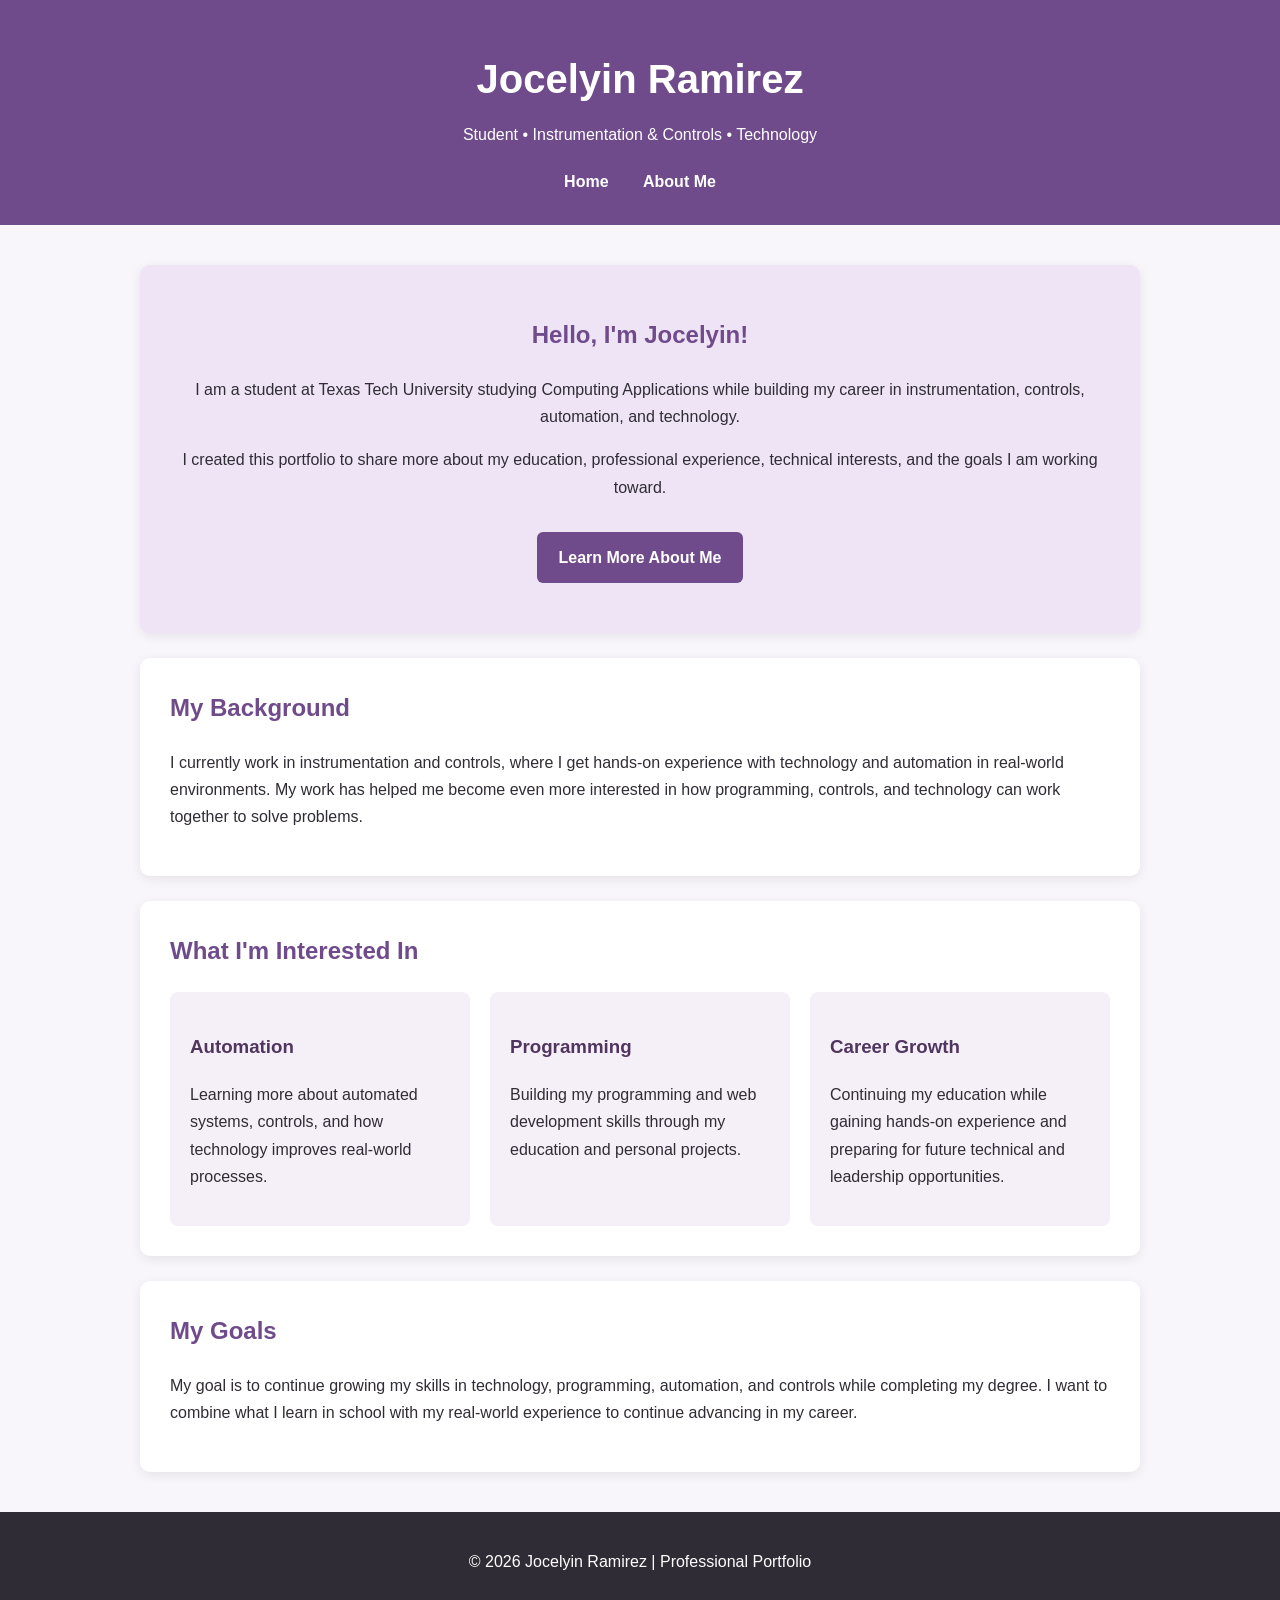
<file: index.html>
<!DOCTYPE html>
<html lang="en">
<head>
    <meta charset="UTF-8">
    <meta name="viewport" content="width=device-width, initial-scale=1.0">
    <title>Jocelyin Ramirez | Professional Portfolio</title>
    <link rel="stylesheet" href="style.css">
</head>

<body>

    <header>
        <h1>Jocelyin Ramirez</h1>
        <p>Student • Instrumentation & Controls • Technology</p>

        <nav>
            <a href="index.html">Home</a>
            <a href="about.html">About Me</a>
        </nav>
    </header>

    <main>
        <section class="hero">
            <h2>Hello, I'm Jocelyin!</h2>

            <p>
                I am a student at Texas Tech University studying Computing
                Applications while building my career in instrumentation,
                controls, automation, and technology.
            </p>

            <p>
                I created this portfolio to share more about my education,
                professional experience, technical interests, and the goals
                I am working toward.
            </p>

            <a class="button" href="about.html">Learn More About Me</a>
        </section>

        <section>
            <h2>My Background</h2>

            <p>
                I currently work in instrumentation and controls, where I get
                hands-on experience with technology and automation in real-world
                environments. My work has helped me become even more interested
                in how programming, controls, and technology can work together
                to solve problems.
            </p>
        </section>

        <section>
            <h2>What I'm Interested In</h2>

            <div class="cards">
                <div class="card">
                    <h3>Automation</h3>
                    <p>
                        Learning more about automated systems, controls, and
                        how technology improves real-world processes.
                    </p>
                </div>

                <div class="card">
                    <h3>Programming</h3>
                    <p>
                        Building my programming and web development skills
                        through my education and personal projects.
                    </p>
                </div>

                <div class="card">
                    <h3>Career Growth</h3>
                    <p>
                        Continuing my education while gaining hands-on
                        experience and preparing for future technical and
                        leadership opportunities.
                    </p>
                </div>
            </div>
        </section>

        <section>
            <h2>My Goals</h2>

            <p>
                My goal is to continue growing my skills in technology,
                programming, automation, and controls while completing my
                degree. I want to combine what I learn in school with my
                real-world experience to continue advancing in my career.
            </p>
        </section>
    </main>

    <footer>
        <p>&copy; 2026 Jocelyin Ramirez | Professional Portfolio</p>
    </footer>

</body>
</html>
</file>
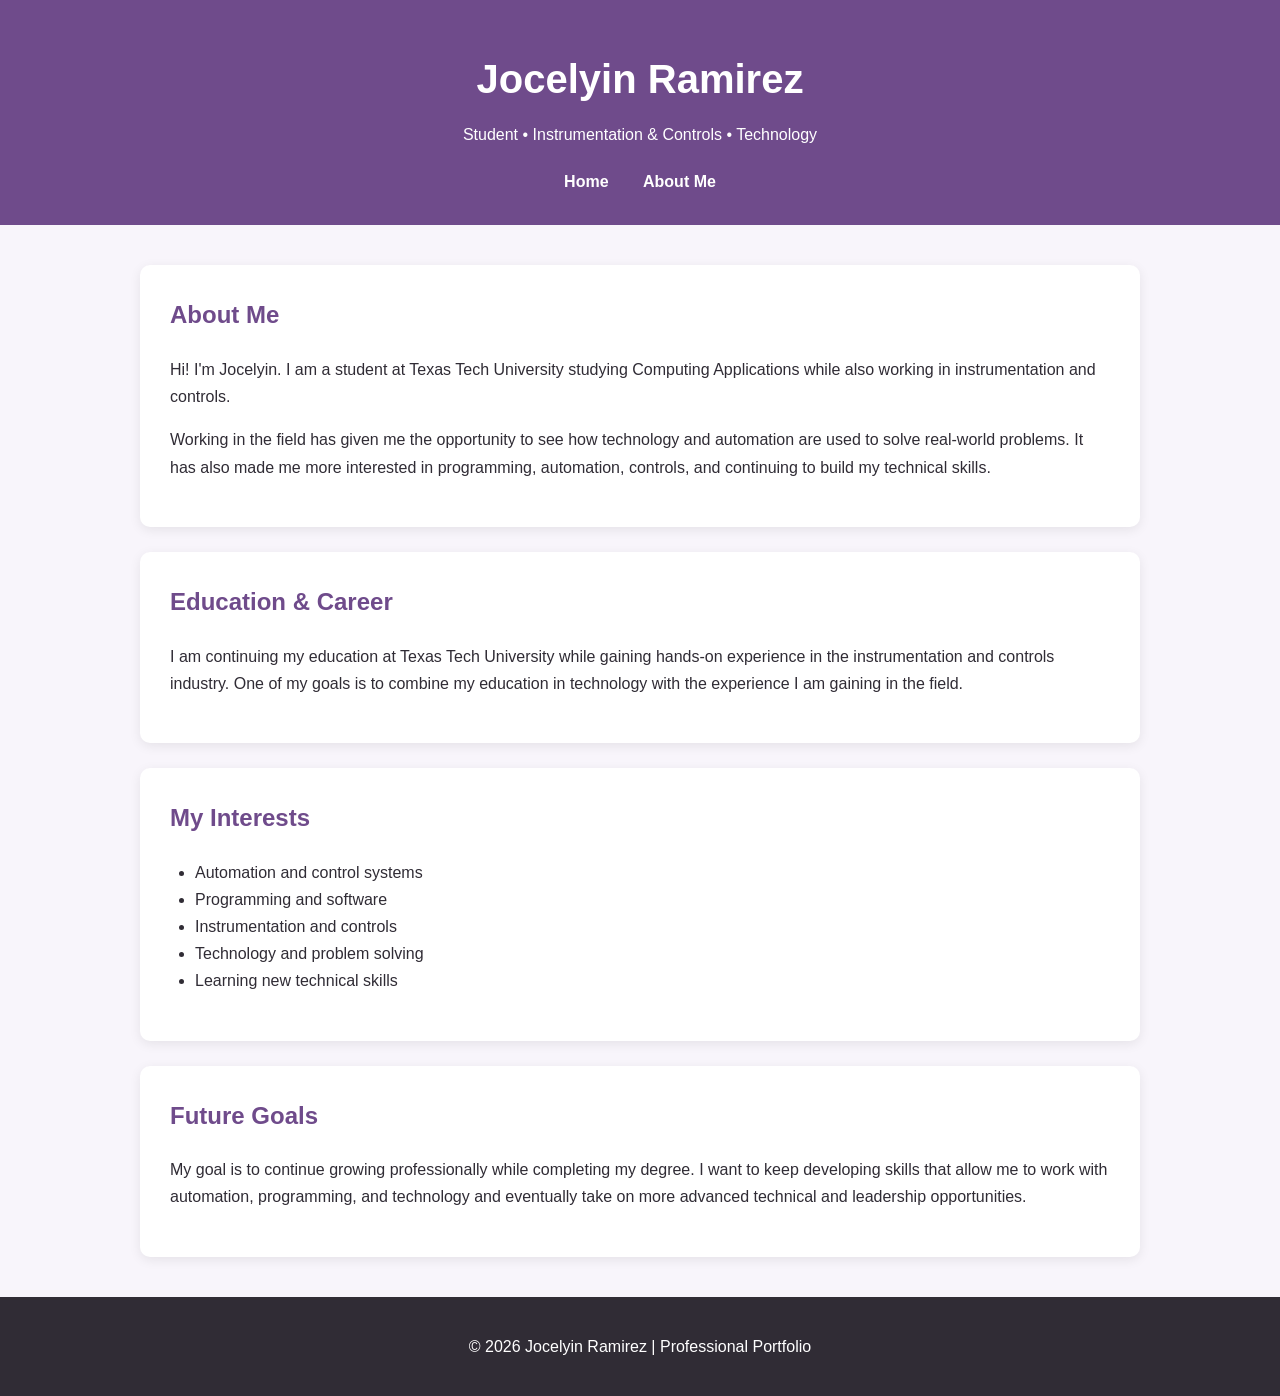
<file: about.html>
<!DOCTYPE html>
<html lang="en">
<head>
    <meta charset="UTF-8">
    <meta name="viewport" content="width=device-width, initial-scale=1.0">
    <title>About Me | Jocelyin Ramirez</title>
    <link rel="stylesheet" href="style.css">
</head>

<body>

    <header>
        <h1>Jocelyin Ramirez</h1>
        <p>Student • Instrumentation & Controls • Technology</p>

        <nav>
            <a href="index.html">Home</a>
            <a href="about.html">About Me</a>
        </nav>
    </header>

    <main>
        <section>
            <h2>About Me</h2>

            <p>
                Hi! I'm Jocelyin. I am a student at Texas Tech University
                studying Computing Applications while also working in
                instrumentation and controls.
            </p>

            <p>
                Working in the field has given me the opportunity to see how
                technology and automation are used to solve real-world problems.
                It has also made me more interested in programming, automation,
                controls, and continuing to build my technical skills.
            </p>
        </section>

        <section>
            <h2>Education & Career</h2>

            <p>
                I am continuing my education at Texas Tech University while
                gaining hands-on experience in the instrumentation and controls
                industry. One of my goals is to combine my education in
                technology with the experience I am gaining in the field.
            </p>
        </section>

        <section>
            <h2>My Interests</h2>

            <ul>
                <li>Automation and control systems</li>
                <li>Programming and software</li>
                <li>Instrumentation and controls</li>
                <li>Technology and problem solving</li>
                <li>Learning new technical skills</li>
            </ul>
        </section>

        <section>
            <h2>Future Goals</h2>

            <p>
                My goal is to continue growing professionally while completing
                my degree. I want to keep developing skills that allow me to
                work with automation, programming, and technology and eventually
                take on more advanced technical and leadership opportunities.
            </p>
        </section>
    </main>

    <footer>
        <p>&copy; 2026 Jocelyin Ramirez | Professional Portfolio</p>
    </footer>

</body>
</html>
</file>
<file: style.css>
* {
    box-sizing: border-box;
}

body {
    margin: 0;
    font-family: Arial, Helvetica, sans-serif;
    background-color: #f8f5fb;
    color: #302c35;
    line-height: 1.7;
}

header {
    background-color: #6f4b8b;
    color: white;
    text-align: center;
    padding: 45px 20px 30px;
}

header h1 {
    margin: 0;
    font-size: 2.5rem;
}

header p {
    margin: 8px 0 20px;
}

nav a {
    color: white;
    text-decoration: none;
    font-weight: bold;
    margin: 0 15px;
    padding-bottom: 4px;
}

nav a:hover {
    border-bottom: 2px solid white;
}

main {
    width: 90%;
    max-width: 1000px;
    margin: 40px auto;
}

section {
    background-color: white;
    margin-bottom: 25px;
    padding: 30px;
    border-radius: 10px;
    box-shadow: 0 3px 12px rgba(0, 0, 0, 0.08);
}

.hero {
    background-color: #eee4f5;
    text-align: center;
    padding: 50px 35px;
}

h2 {
    color: #6f4b8b;
    margin-top: 0;
}

h3 {
    color: #50365f;
}

.button {
    display: inline-block;
    margin-top: 15px;
    padding: 12px 22px;
    background-color: #6f4b8b;
    color: white;
    text-decoration: none;
    border-radius: 6px;
    font-weight: bold;
}

.button:hover {
    background-color: #50365f;
}

.cards {
    display: flex;
    gap: 20px;
    flex-wrap: wrap;
}

.card {
    flex: 1;
    min-width: 200px;
    background-color: #f5eff8;
    padding: 20px;
    border-radius: 8px;
}

ul {
    padding-left: 25px;
}

footer {
    background-color: #302c35;
    color: white;
    text-align: center;
    padding: 20px;
    margin-top: 40px;
}

@media (max-width: 600px) {
    header h1 {
        font-size: 2rem;
    }

    nav a {
        display: inline-block;
        margin: 5px 10px;
    }

    main {
        width: 94%;
    }

    section {
        padding: 22px;
    }

    .cards {
        flex-direction: column;
    }
}
</file>
